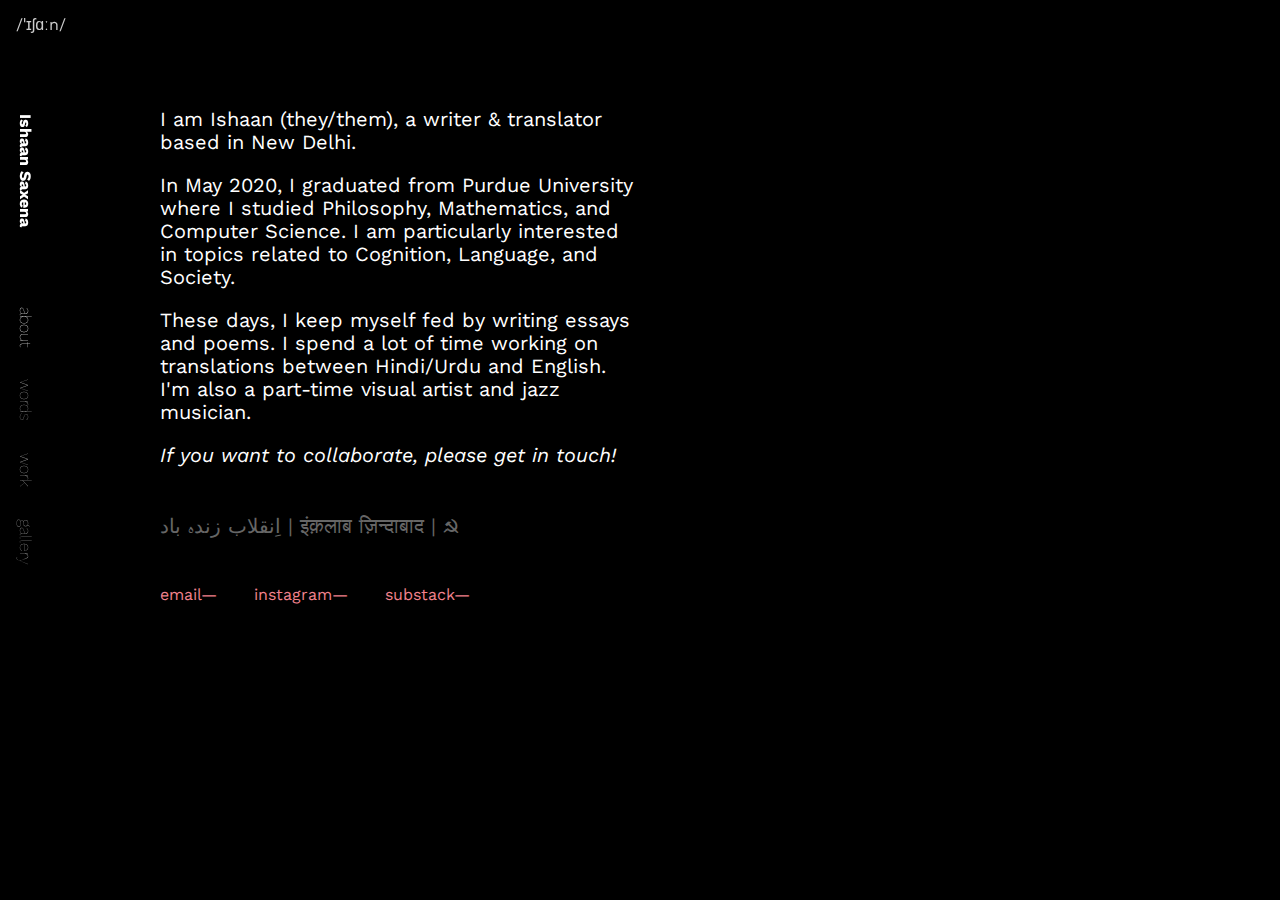
<file: index.html>
<!doctype html>
<html lang="en">
<head>
    <meta charset="utf-8">
    <title>Ishaan Saxena</title>
    <meta name="description" content="Work and musings of Ishaan, a lover of math, music, meta, and talking about himself in third person.">
    <meta name="author" content="Ishaan Saxena">
    <meta name="viewport" content="width=device-width, initial-scale=1">
    <link rel="stylesheet" href="styles/normalize.css">
    <link rel="stylesheet" href="styles/main.css">
    <!-- Global site tag (gtag.js) - Google Analytics -->
    <script async src="https://www.googletagmanager.com/gtag/js?id=UA-172340804-1"></script>
    <script>
        window.dataLayer = window.dataLayer || [];
        function gtag() { dataLayer.push(arguments); }
        gtag('js', new Date());
        gtag('config', 'UA-172340804-1');
    </script>
</head>
<body>
    <div class="container">
        <div class="nav">
            <a href="index.html" class="emblem">/ˈɪʃɑːn/</a>
            <div class="title">
                <h1>Ishaan Saxena</h1>
            </div>
            <a class="nav-item active" href="index.html">About</a>
            <a class="nav-item" href="words.html">Words</a>
            <a class="nav-item" href="work.html">Work</a>
            <a class="nav-item" href="https://www.instagram.com/ishaansaxena_/" target="_blank">Gallery</a>
        </div>
        <section class="content about">
            <p>
                I am Ishaan (they/them), a writer &amp; translator based in New Delhi.
            </p>
            <p>
                In May 2020, I graduated from Purdue University where I studied Philosophy, Mathematics, and Computer Science. 
                I am particularly interested in topics related to Cognition, Language, and Society. 
            </p>
            <p>
                These days, I keep myself fed by writing essays and poems. I spend a lot of time working on 
                translations between Hindi/Urdu and English. I'm also a part-time visual artist and jazz musician.
            </p>
            <p>    
                <em>If you want to collaborate, please get in touch!</em>
            </p>
            <p class="revolution">اِنقلاب زندہ باد 	&#124; इंक़लाब ज़िन्दाबाद &#124; &#x262D;</p>
            <a target="blank" href="mailto:ishaansaxena98@gmail.com" class='about-link'>email&mdash;</a>
            <a target="blank" href="https://www.instagram.com/ishaansaxena_/" class='about-link'>instagram&mdash;</a>
            <a target="blank" href="https://20twentythree.substack.com/" class='about-link'>substack&mdash;</a>
        </section>
    </div>
</body>
</html>
</file>
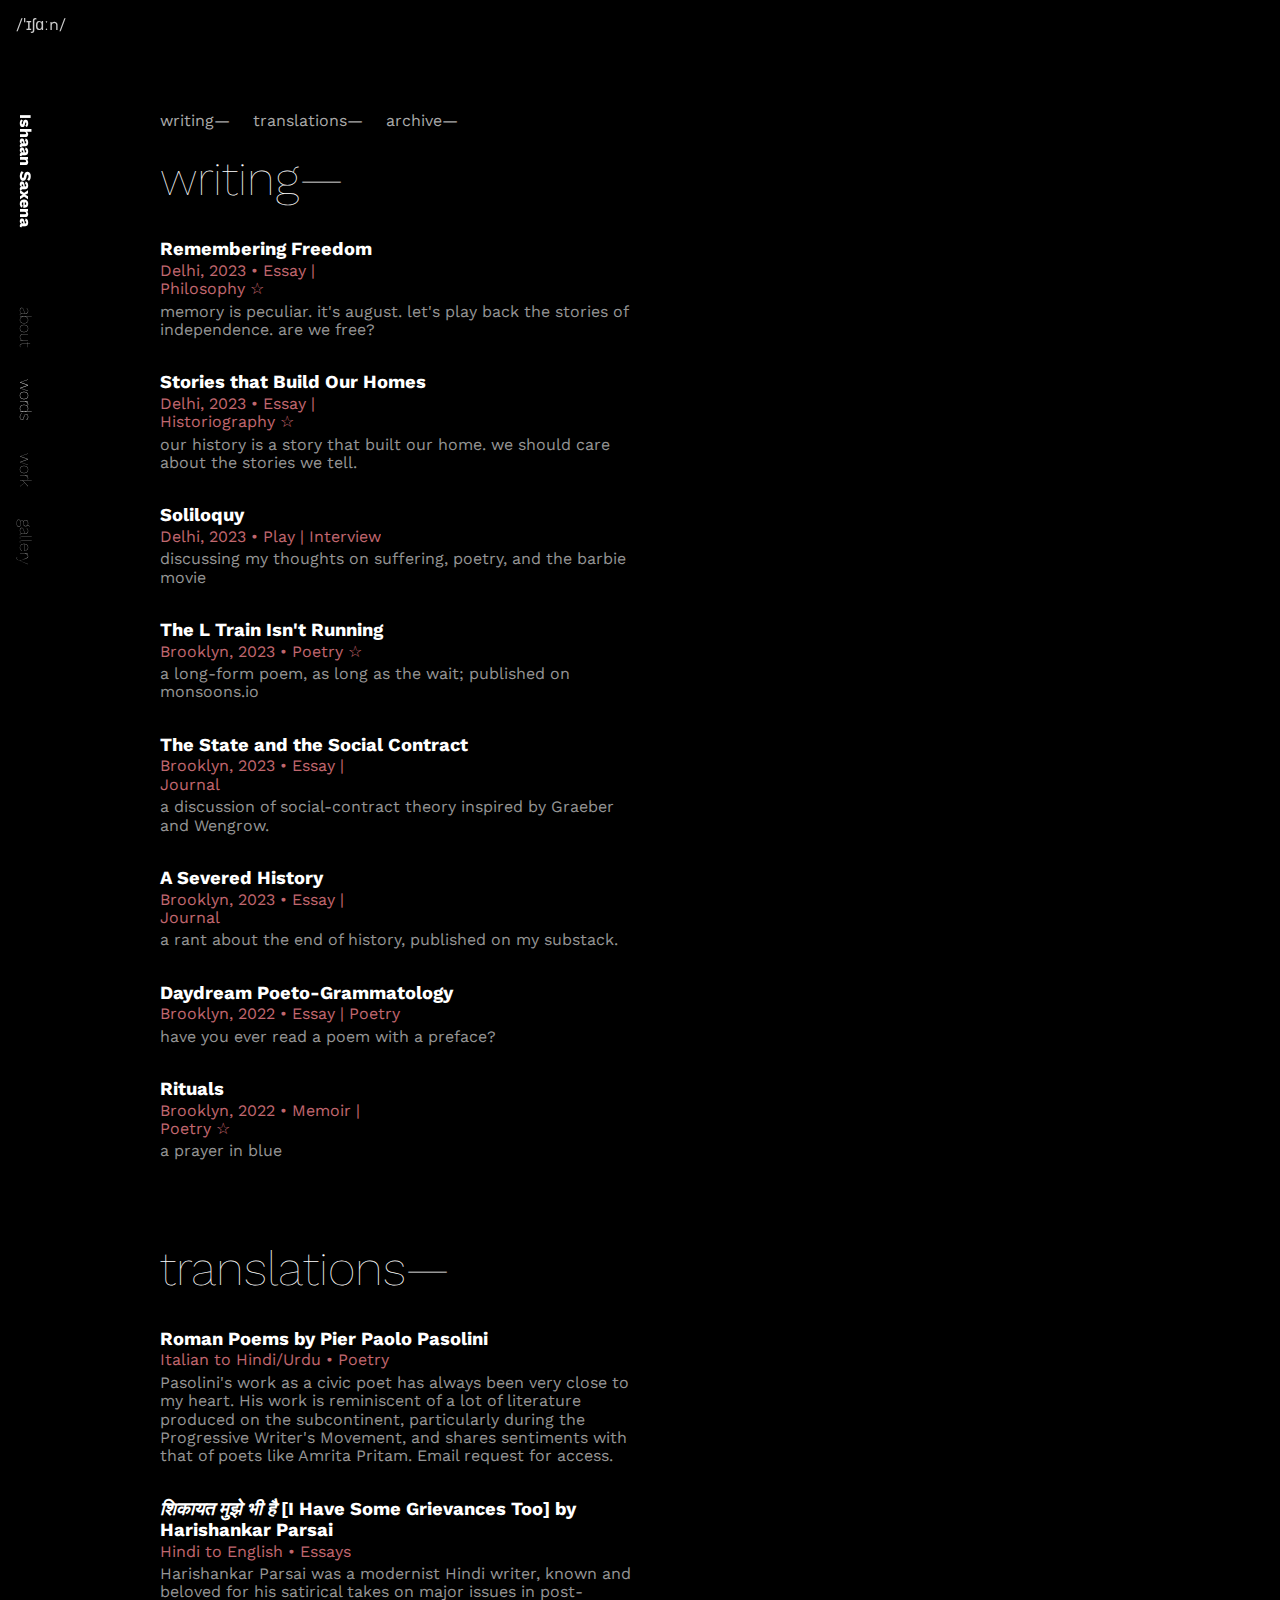
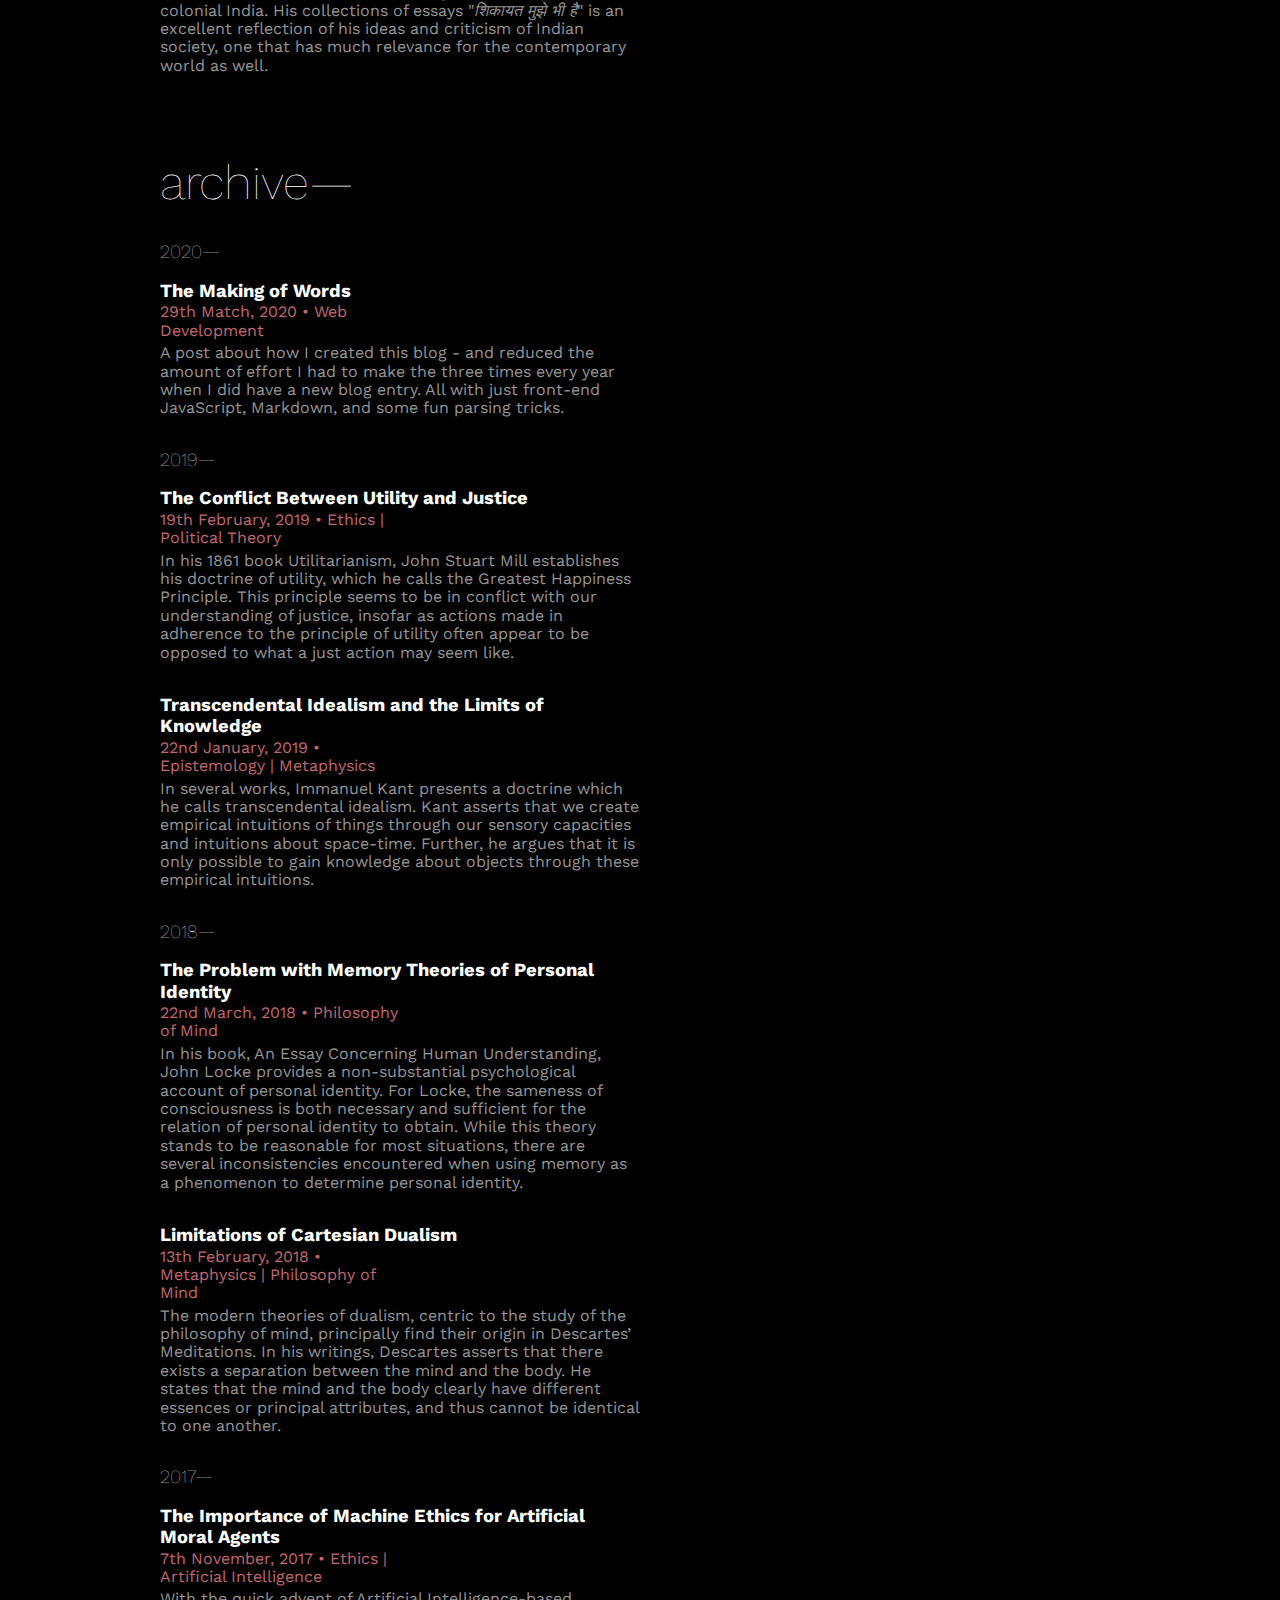
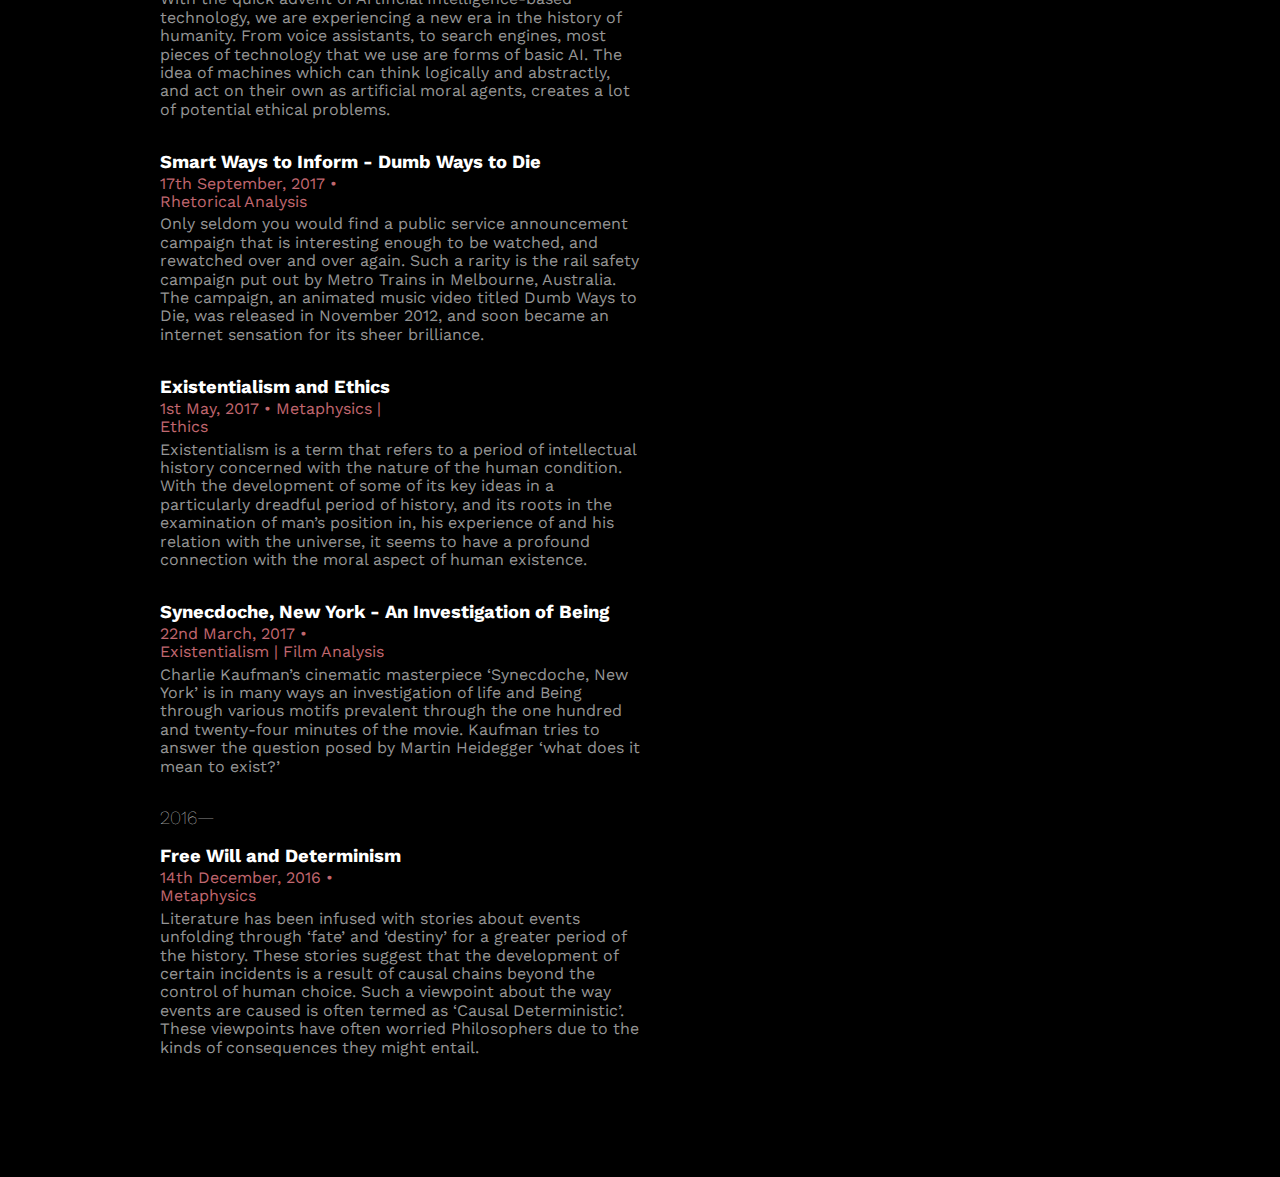
<file: words.html>
<!doctype html>
<html lang="en">
<head>
    <meta charset="utf-8">
    <title>Ishaan Saxena</title>
    <meta name="description" content="Work and musings of Ishaan, a lover of math, music, meta, and talking about himself in third person.">
    <meta name="viewport" content="width=device-width, initial-scale=1">
    <meta name="author" content="Ishaan Saxena">
    <link rel="stylesheet" href="styles/normalize.css">
    <link rel="stylesheet" href="styles/main.css">
    <!-- Global site tag (gtag.js) - Google Analytics -->
    <script async src="https://www.googletagmanager.com/gtag/js?id=UA-172340804-1"></script>
    <script>
        window.dataLayer = window.dataLayer || [];
        function gtag() { dataLayer.push(arguments); }
        gtag('js', new Date());
        gtag('config', 'UA-172340804-1');
    </script>
</head>
<body>
    <div class="container">
        <div class="nav">
            <a href="index.html" class="emblem">/ˈɪʃɑːn/</a>
            <div class="title">
                <h1>Ishaan Saxena</h1>
            </div>
            <a class="nav-item" href="index.html">About</a>
            <a class="nav-item active" href="words.html">Words</a>
            <a class="nav-item" href="work.html">Work</a>
            <a class="nav-item" href="https://www.instagram.com/ishaansaxena_/" target="_blank">Gallery</a>
        </div>
        <section class="content work">
            <div class="section">
                <p>
                    <a class="work-link" href="#writing">writing&mdash;</a> 
                    <a class="work-link" href="#translations">translations&mdash;</a> 
                    <a class="work-link" href="#archive">archive&mdash;</a>
                </p>
                <h2 class="small-margin" id="writing">writing&mdash;</h2>
                <a class="subsection" target="blank" href="https://drive.google.com/file/d/1r1S6rhocpB6o3GmPjteYu39gQpnlgcm0/view?usp=drive_link">
                    <h4 class="title">
                        Remembering Freedom
                    </h4>
                    <p class="date">
                        Delhi, 2023 &bull; Essay | Philosophy &#9734;
                    </p>
                    <p class="desc">
                        memory is peculiar. it's august. let's play back the stories of independence. are we free?
                    </p>
                </a>
                <a class="subsection" target="blank" href="https://drive.google.com/file/d/1d72ChDQ7XSd_FkWUxKnWkYeYdRatnhJA/view?usp=drive_link">
                    <h4 class="title">
                        Stories that Build Our Homes
                    </h4>
                    <p class="date">
                        Delhi, 2023 &bull; Essay | Historiography &#9734;
                    </p>
                    <p class="desc">
                        our history is a story that built our home. we should care about the stories we tell.
                    </p>
                </a>
                <a class="subsection" target="blank" href="https://docs.google.com/document/d/13KayXLtzCcArBbr45LDd61xPTEYYLBxEL0JxE_-0-Gg/edit?usp=sharing">
                    <h4 class="title">
                        Soliloquy
                    </h4>
                    <p class="date">
                        Delhi, 2023 &bull; Play | Interview
                    </p>
                    <p class="desc">
                        discussing my thoughts on suffering, poetry, and the barbie movie
                    </p>
                </a>
                <a class="subsection" target="blank" href="https://drive.google.com/file/d/1lGXia4FAtuW2pcBj99zYmgCXiG2Tj0I9/view?usp=drive_link">
                    <h4 class="title">
                        The L Train Isn't Running
                    </h4>
                    <p class="date">
                        Brooklyn, 2023 &bull; Poetry &#9734;
                    </p>
                    <p class="desc">
                        a long-form poem, as long as the wait; published on monsoons.io
                    </p>
                </a>
                <a class="subsection" target="blank" href="https://20twentythree.substack.com/p/week-19-may-07-13">
                    <h4 class="title">
                        The State and the Social Contract
                    </h4>
                    <p class="date">
                        Brooklyn, 2023 &bull; Essay | Journal
                    </p>
                    <p class="desc">
                        a discussion of social-contract theory inspired by Graeber and Wengrow.
                    </p>
                </a>
                <a class="subsection" target="blank" href="https://20twentythree.substack.com/p/week-12-march-19-25">
                    <h4 class="title">
                        A Severed History
                    </h4>
                    <p class="date">
                        Brooklyn, 2023 &bull; Essay | Journal
                    </p>
                    <p class="desc">
                        a rant about the end of history, published on my substack.
                    </p>
                </a>
                <a class="subsection" target="blank" href="https://docs.google.com/document/d/1iPkZCjs0rFEPI6_5doEaM53tPKAaYj2OR0BqzzuypXA/edit">
                    <h4 class="title">
                        Daydream Poeto-Grammatology
                    </h4>
                    <p class="date">
                        Brooklyn, 2022 &bull; Essay | Poetry
                    </p>
                    <p class="desc">
                        have you ever read a poem with a preface?
                    </p>
                </a>
                <a class="subsection" target="blank" href="https://drive.google.com/file/d/1x5nXKKEeBS9ABe1imIU3b8PzsDPBUrdM/view">
                    <h4 class="title">
                        Rituals
                    </h4>
                    <p class="date">
                        Brooklyn, 2022 &bull; Memoir | Poetry &#9734;
                    </p>
                    <p class="desc">
                        a prayer in blue
                    </p>
                </a>
            </div>
            <div class="section">
                <h2 id="translations">translations&mdash;</h2>
                <a class="subsection" target="blank" href="#">
                    <h4 class="title">
                        Roman Poems by Pier Paolo Pasolini
                    </h4>
                    <p class="date">
                        Italian to Hindi/Urdu &bull; Poetry
                    </p>
                    <p class="desc">
                        Pasolini's work as a civic poet has always been very close to my heart. 
                        His work is reminiscent of a lot of literature produced on the subcontinent, 
                        particularly during the Progressive Writer's Movement, and shares sentiments 
                        with that of poets like Amrita Pritam. Email request for access.
                    </p>
                </a>
                <a class="subsection" target="blank" href="#">
                    <h4 class="title">
                        <em>शिकायत मुझे भी है</em> [I Have Some Grievances Too] by Harishankar Parsai
                    </h4>
                    <p class="date">
                        Hindi to English &bull; Essays
                    </p>
                    <p class="desc">
                        Harishankar Parsai was a modernist Hindi writer, known and beloved for his 
                        satirical takes on major issues in post-colonial India. His collections of essays 
                        "<em>शिकायत मुझे भी है</em>" is an excellent reflection of his ideas and criticism of 
                        Indian society, one that has much relevance for the contemporary world as well.
                    </p>
                </a>
                
            </div>
            <div class="section">
                <h2 id="archive">archive&mdash;</h2>
                <h3 id="2017">2020&mdash;</h3>
                <a class="subsection" target="blank" href="/blog.html?q=blog.md">
                    <h4 class="title">
                        The Making of Words
                    </h4>
                    <p class="date">
                        29th Match, 2020 &bull; Web Development
                    </p>
                    <p class="desc">
                        A post about how I created this blog - and reduced the amount of effort I had to make the three
                        times every year
                        when I did have a new blog entry. All with just front-end JavaScript, Markdown, and some fun parsing
                        tricks.
                    </p>
                </a>
                <h3 id="2017">2019&mdash;</h3>
                <a class="subsection" target="blank" href="/blog.html?q=utility.md">
                    <h4 class="title">
                        The Conflict Between Utility and Justice
                    </h4>
                    <p class="date">
                        19th February, 2019 &bull; Ethics | Political Theory
                    </p>
                    <p class="desc">
                        In his 1861 book Utilitarianism, John Stuart Mill establishes his doctrine of utility, which he
                        calls the Greatest Happiness Principle. This principle seems to be in conflict with our
                        understanding of justice, insofar as actions made in adherence to the principle of utility often
                        appear to be opposed to what a just action may seem like.
                    </p>
                </a>
                <a class="subsection" target="blank" href="/blog.html?q=transcendental_idealism.md">
                    <h4 class="title">
                        Transcendental Idealism and the Limits of Knowledge
                    </h4>
                    <p class="date">
                        22nd January, 2019 &bull; Epistemology | Metaphysics
                    </p>
                    <p class="desc">
                        In several works, Immanuel Kant presents a doctrine which he calls transcendental idealism. Kant
                        asserts that we create empirical intuitions of things through our sensory capacities and intuitions
                        about space-time. Further, he argues that it is only possible to gain knowledge about objects
                        through these empirical intuitions.
                    </p>
                </a>
                <h3 id="2017">2018&mdash;</h3>
                <a class="subsection" target="blank" href="/blog.html?q=personal_identity.md">
                    <h4 class="title">
                        The Problem with Memory Theories of Personal Identity
                    </h4>
                    <p class="date">
                        22nd March, 2018 &bull; Philosophy of Mind
                    </p>
                    <p class="desc">
                        In his book, An Essay Concerning Human Understanding, John Locke provides a non-substantial
                        psychological account of personal identity. For Locke, the sameness of consciousness is both
                        necessary and sufficient for the relation of personal identity to obtain. While this theory stands
                        to be reasonable for most situations, there are several inconsistencies encountered when using
                        memory as a phenomenon to determine personal identity.
                    </p>
                </a>
                <a class="subsection" target="blank" href="/blog.html?q=dualism.md">
                    <h4 class="title">
                        Limitations of Cartesian Dualism
                    </h4>
                    <p class="date">
                        13th February, 2018 &bull; Metaphysics | Philosophy of Mind
                    </p>
                    <p class="desc">
                        The modern theories of dualism, centric to the study of the philosophy of mind, principally find
                        their origin in Descartes’ Meditations. In his writings, Descartes asserts that there exists a
                        separation between the mind and the body. He states that the mind and the body clearly have
                        different essences or principal attributes, and thus cannot be identical to one another.
                    </p>
                </a>
                <h3 id="2017">2017&mdash;</h3>
                <a class="subsection" target="blank" href="/assets/files/The Importance of Machine Ethics for AMAs.pdf">
                    <h4 class="title">
                        The Importance of Machine Ethics for Artificial Moral Agents
                    </h4>
                    <p class="date">
                        7th November, 2017 &bull; Ethics | Artificial Intelligence
                    </p>
                    <p class="desc">
                        With the quick advent of Artificial Intelligence-based technology, we are experiencing a new era in
                        the history of humanity. From voice assistants, to search engines, most pieces of technology that we
                        use are forms of basic AI. The idea of machines which can think logically and abstractly, and act on
                        their own as artificial moral agents, creates a lot of potential ethical problems.
                    </p>
                </a>
                <a class="subsection" target="blank" href="/blog.html?q=smart_ways_to_inform.md">
                    <h4 class="title">
                        Smart Ways to Inform - Dumb Ways to Die
                    </h4>
                    <p class="date">
                        17th September, 2017 &bull; Rhetorical Analysis
                    </p>
                    <p class="desc">
                        Only seldom you would find a public service announcement campaign that is interesting enough to be
                        watched, and rewatched over and over again. Such a rarity is the rail safety campaign put out by
                        Metro Trains in Melbourne, Australia. The campaign, an animated music video titled Dumb Ways to Die,
                        was released in November 2012, and soon became an internet sensation for its sheer brilliance.
                    </p>
                </a>
                <a class="subsection" target="blank" href="/blog.html?q=existentialism_and_ethics.md">
                    <h4 class="title">
                        Existentialism and Ethics
                    </h4>
                    <p class="date">
                        1st May, 2017 &bull; Metaphysics | Ethics
                    </p>
                    <p class="desc">
                        Existentialism is a term that refers to a period of intellectual history concerned with the nature
                        of the human condition. With the development of some of its key ideas in a particularly dreadful
                        period of history, and its roots in the examination of man’s position in, his experience of and his
                        relation with the universe, it seems to have a profound connection with the moral aspect of human
                        existence.
                    </p>
                </a>
                <a class="subsection" target="blank"
                    href="/assets/files/Synecdoche, New York - An Investigation of Being.pdf">
                    <h4 class="title">
                        Synecdoche, New York - An Investigation of Being
                    </h4>
                    <p class="date">
                        22nd March, 2017 &bull; Existentialism | Film Analysis
                    </p>
                    <p class="desc">
                        Charlie Kaufman’s cinematic masterpiece ‘Synecdoche, New York’ is in many ways an investigation of
                        life and Being through various motifs prevalent through the one hundred and twenty-four minutes of
                        the movie. Kaufman tries to answer the question posed by Martin Heidegger ‘what does it mean to
                        exist?’
                    </p>
                </a>
                <h3 id="2016">2016&mdash;</h3>
                <a class="subsection" target="blank" href="/blog.html?q=freewill.md">
                    <h4 class="title">
                        Free Will and Determinism
                    </h4>
                    <p class="date">
                        14th December, 2016 &bull; Metaphysics
                    </p>
                    <p class="desc">
                        Literature has been infused with stories about events unfolding through ‘fate’ and ‘destiny’ for a
                        greater period of the history. These stories suggest that the development of certain incidents is a
                        result of causal chains beyond the control of human choice. Such a viewpoint about the way events
                        are caused is often termed as ‘Causal Deterministic’. These viewpoints have often worried
                        Philosophers due to the kinds of consequences they might entail.
                    </p>
                </a>
            </div>
        </section>
    </div>
</body>
</html>
</file>
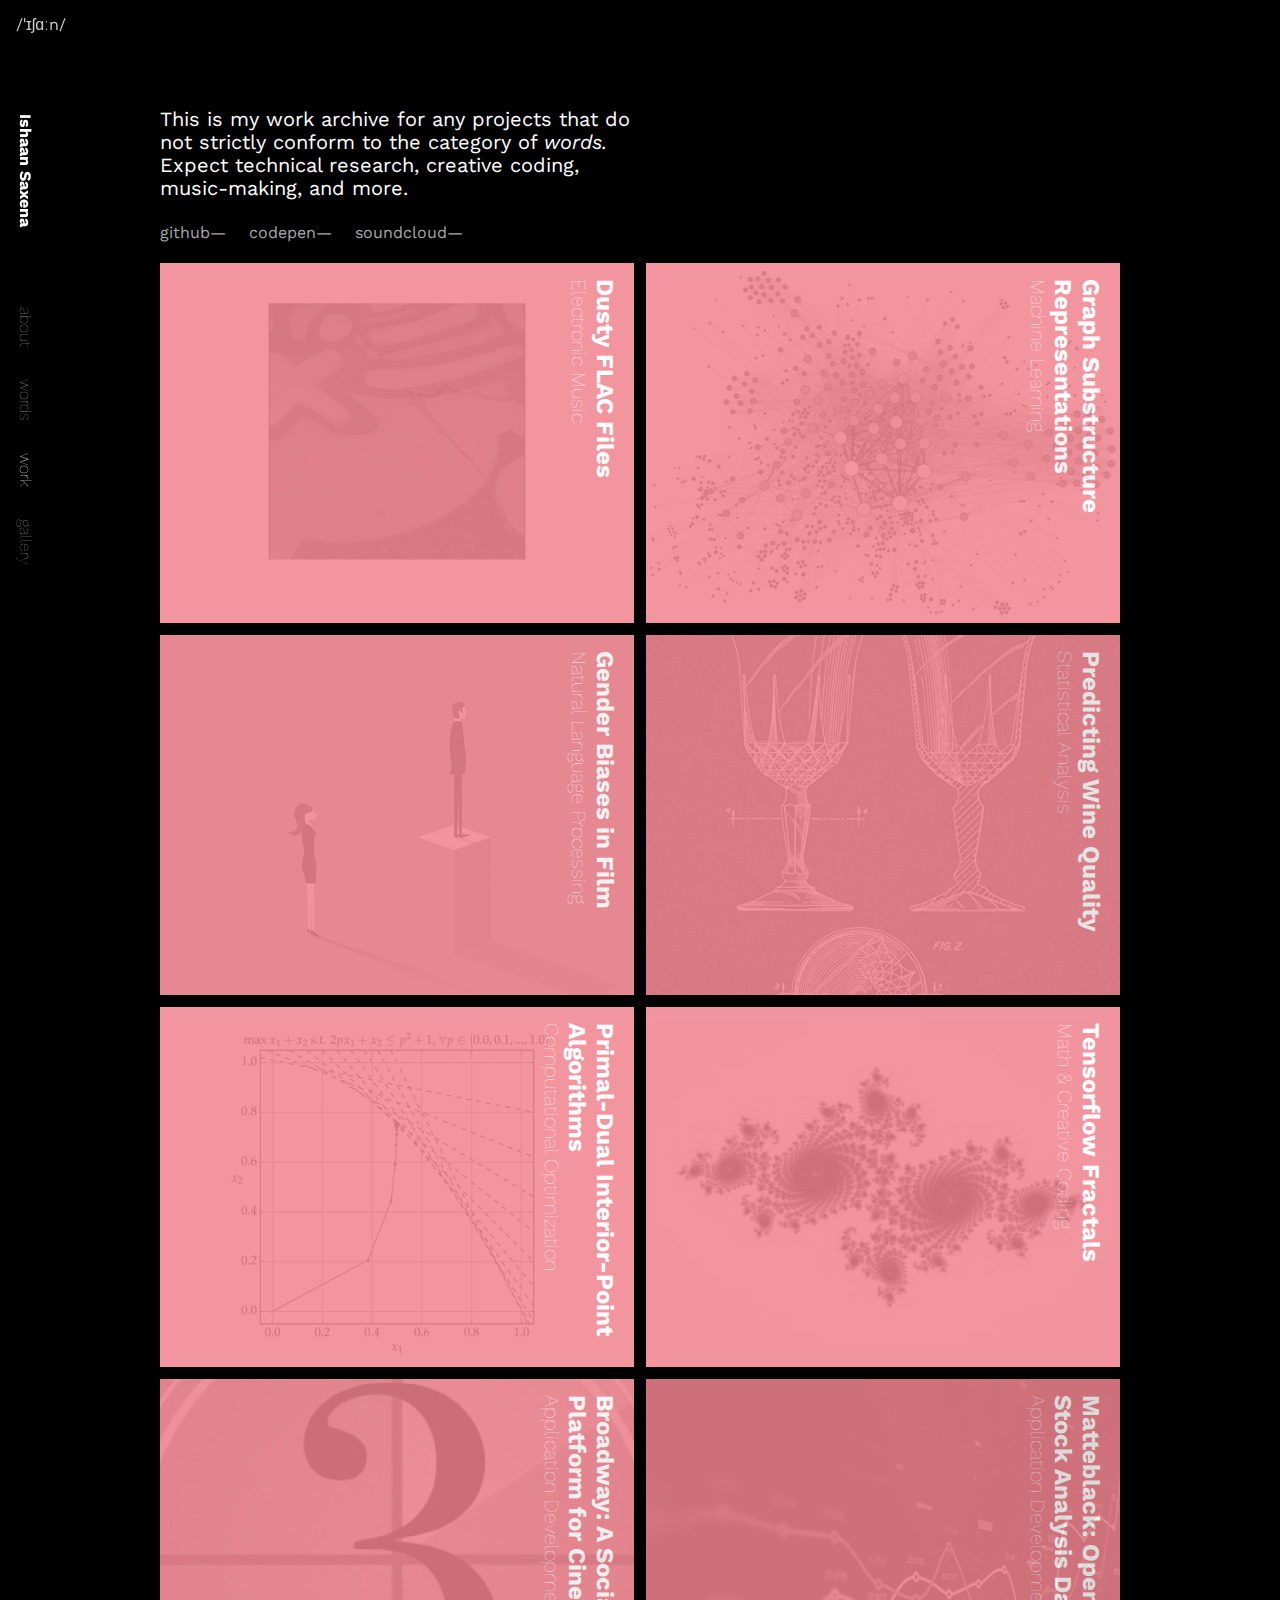
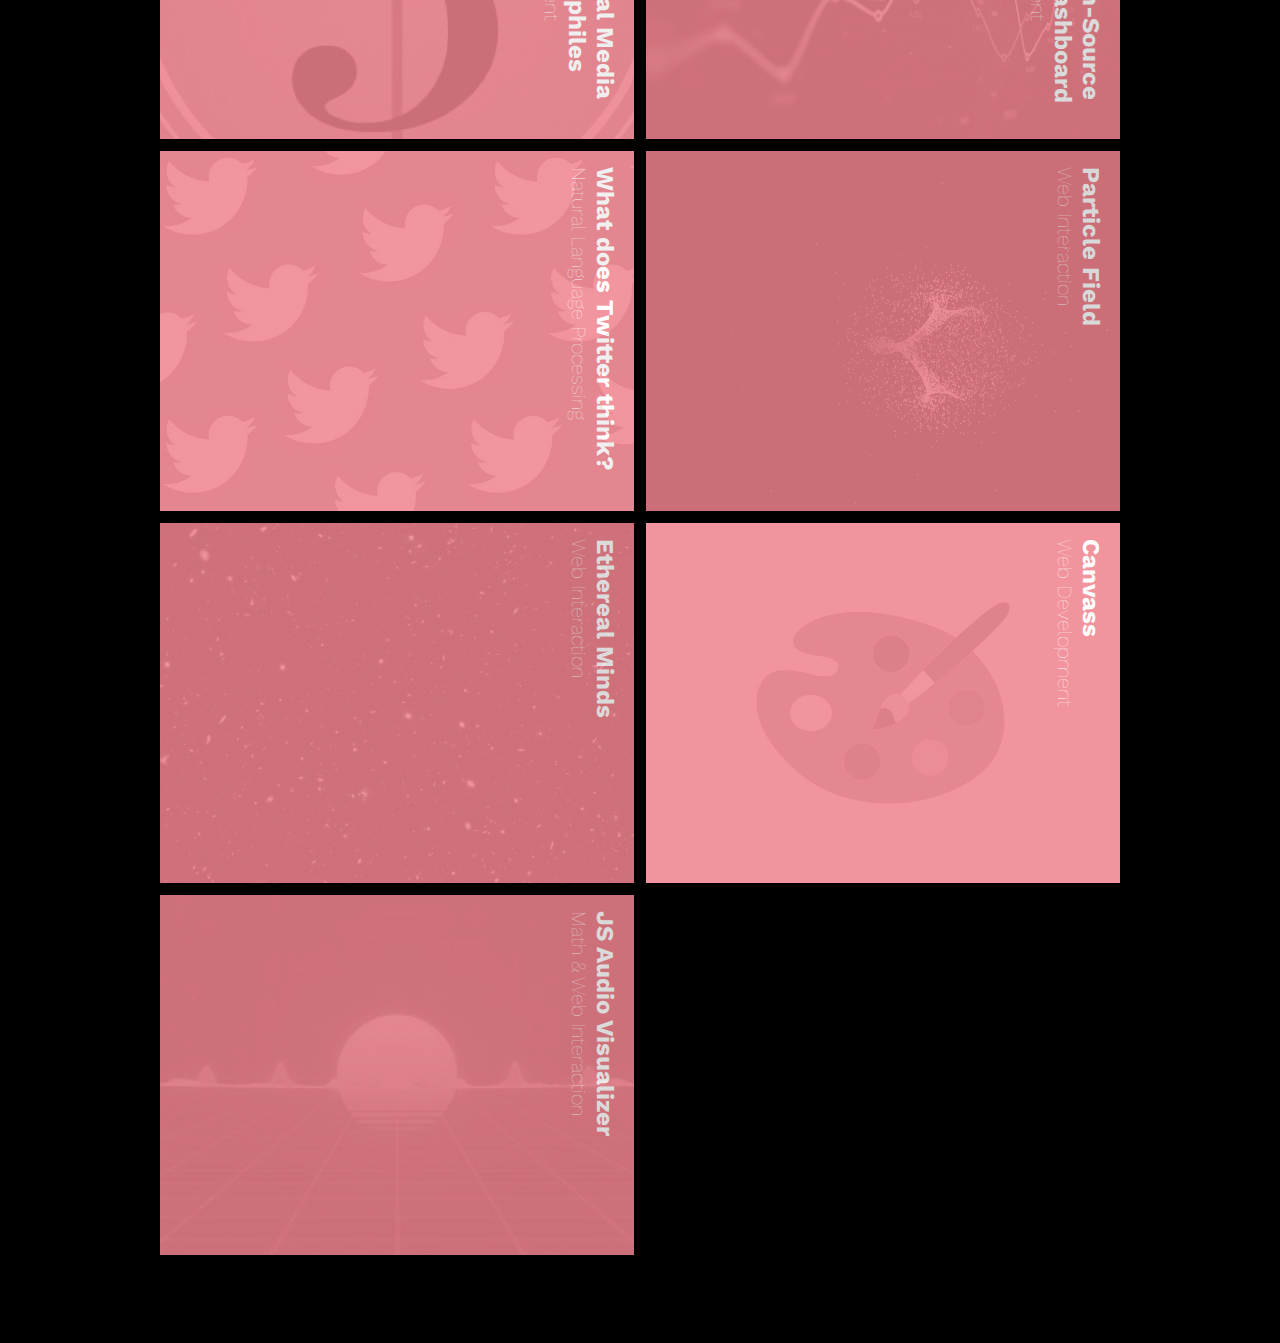
<file: work.html>
<!doctype html>
<html lang="en">
<head>
    <meta charset="utf-8">
    <title>Ishaan Saxena</title>
    <meta name="description" content="Work and musings of Ishaan, a lover of math, music, meta, and talking about himself in third person.">
    <meta name="author" content="Ishaan Saxena">
    <meta name="viewport" content="width=device-width, initial-scale=1">
    <link rel="stylesheet" href="styles/normalize.css">
    <link rel="stylesheet" href="styles/main.css">
    <!-- Global site tag (gtag.js) - Google Analytics -->
    <script async src="https://www.googletagmanager.com/gtag/js?id=UA-172340804-1"></script>
    <script>
        window.dataLayer = window.dataLayer || [];
        function gtag() { dataLayer.push(arguments); }
        gtag('js', new Date());
        gtag('config', 'UA-172340804-1');
    </script>
</head>
<body>
    <div class="container">
        <div class="nav">
            <a href="index.html" class="emblem">/ˈɪʃɑːn/</a>
            <div class="title">
                <h1>Ishaan Saxena</h1>
            </div>
            <a class="nav-item" href="index.html">About</a>
            <a class="nav-item" href="words.html">Words</a>
            <a class="nav-item active" href="work.html">Work</a>
            <a class="nav-item" href="https://www.instagram.com/ishaansaxena_/" target="_blank">Gallery</a>
        </div>
        <section class="content work">
            <p>
                This is my work archive for any projects that do not strictly conform to the category of <em>words.</em>
                Expect technical research, creative coding, music-making, and more.
            </p>
            <p>
                <a class="work-link" href="https://www.github.com/ishaansaxena">github&mdash;</a> 
                <a class="work-link" href="https://codepen.io/ishaansaxena/">codepen&mdash;</a> 
                <a class="work-link" href="https://soundcloud.com/g_litch">soundcloud&mdash;</a>
            </p>
            <div class="grid">
                <a class="grid-item" target="blank" href="https://open.spotify.com/album/15gojFX3tbSaOybaaDjJVd?si=Viy0colcRzGDgtwm_TdUhw">
                    <div class="info">
                        <h2 class="title">
                            Dusty FLAC Files
                        </h2>
                        <p class="desc">
                            Electronic Music
                        </p>
                        <p class="desc desc-long">
                            In 2018, I was obsessed with drum machines and arpeggiators and Richard Linklater. Art derives from obsessions. On sleepless nights in my college bedroom, I made some music and put it on SoundCloud.
                            It was a concept album but I forget what the concept was. It is electronic music, but really it's quite genrequeer. Experimental even. Y'allah.
                            Out now on all platforms.
                        </p>
                    </div>
                    <img src="images/work/doors.png">
                </a>
                <a class="grid-item" target="blank" href="https://github.com/ishaansaxena/Equivalence">
                    <div class="info">
                        <h2 class="title">
                            Graph Substructure Representations
                        </h2>
                        <p class="desc">
                            Machine Learning
                        </p>
                        <p class="desc desc-long">
                            An extension to the work done by Srinivasan and Ribeiro (2020) on the equivalence between node embeddings and structural representations. 
                        </p>
                    </div>
                    <img src="images/work/graph.png">
                </a>
                <a class="grid-item" target="blank" href="https://github.com/ishaansaxena/FilmCharacterRelationships/">
                    <div class="info">
                        <h2 class="title">
                            Gender Biases in Film
                        </h2>
                        <p class="desc">
                            Natural Language Processing
                        </p>
                        <p class="desc desc-long">
                            Using the connotation frames of power and agency introduced by Maarten Sap et al (2017) we study power and agency differentials in dyadic relationships in film to identify bias in the portrayal of characters.
                        </p>
                    </div>
                    <img src="images/work/gender.jpeg"/>
                </a>
                <a class="grid-item" target="blank" href="assets/files/winequality.pdf">
                    <div class="info">
                        <h2 class="title">
                            Predicting Wine Quality
                        </h2>
                        <p class="desc">
                            Statistical Analysis
                        </p>
                        <p class="desc desc-long">
                            We study the association between physicochemical features of a wine with the subjective markers of wine quality. Essentially, we wish to determine physicochemical characterestics which may help manufacture better wine.
                        </p>
                    </div>
                    <img src="images/work/wine.jpg"/>
                </a>
                <a class="grid-item" target="blank" href="assets/files/pdip.pdf">
                    <div class="info">
                        <h2 class="title">
                            Primal-Dual Interior-Point Algorithms
                        </h2>
                        <p class="desc">
                            Computational Optimization
                        </p>
                        <p class="desc desc-long">
                            A survey of path-following primal-dual interior point methods for CS 52000: Computational Methods in Optimization at Purdue University.
                        </p>
                    </div>
                    <img src="images/work/interior.png"/>
                </a>
                <a class="grid-item" target="blank" href="https://github.com/ishaansaxena/TensorflowFractals">
                    <div class="info">
                        <h2 class="title">
                            Tensorflow Fractals
                        </h2>
                        <p class="desc">
                            Math &amp; Creative Coding
                        </p>
                        <p class="desc desc-long">
                            Uses tensorflow with iterative functions to create fractal images and animations. The iterative functions characterize the fractal patterns, such as the Julia or Mandelbrot sets.
                        </p>
                    </div>
                    <img src="images/work/julia.jpeg" />
                </a>
                <a class="grid-item" target="blank" href="https://github.com/ishaansaxena/Broadway">
                    <div class="info">
                        <h2 class="title">
                            Broadway: A Social Media Platform for Cinephiles
                        </h2>
                        <p class="desc">
                            Application Development
                        </p>
                        <p class="desc desc-long">
                            A social networking application which allows users to bond through movies, and get suggestions from your friends and state-of-the-art ML algorithms.
                        </p>
                    </div>
                    <img src="images/work/cinema.jpeg" />
                </a>
                <a class="grid-item" target="blank" href="https://github.com/ishaansaxena/MatteBlack">
                    <div class="info">
                        <h2 class="title">
                            Matteblack: Open-Source Stock Analysis Dashboard
                        </h2>
                        <p class="desc">
                            Application Development
                        </p>
                        <p class="desc desc-long">
                            A Django-based stock analysis tool using the Python AlphaVantage API Wrapper. Integrates advanced stock analytics tools into this open-source dashboard.
                        </p>
                    </div>
                    <img src="images/work/stock.jpeg" />
                </a>
                <a class="grid-item" target="blank" href="#">
                    <div class="info">
                        <h2 class="title">
                            What does Twitter think?
                        </h2>
                        <p class="desc">
                            Natural Language Processing
                        </p>
                        <p class="desc desc-long">
                            Sentiment analysis on several tweets with the intention of creating analysis and art. Work in progress.
                        </p>
                    </div>
                    <img src="images/work/tweet.jpeg" />
                </a>
                <a class="grid-item" target="blank" href="https://github.com/ishaansaxena/ParticleField">
                    <div class="info">
                        <h2 class="title">
                            Particle Field
                        </h2>
                        <p class="desc">
                            Web Interaction
                        </p>
                        <p class="desc desc-long">
                            An Interactive n-Body Simulation in JS. Click to change source of the force. A part of a series of live coding tutorials I hosted on Twitch.
                        </p>
                    </div>
                    <img src="images/work/particle.png" />
                </a>
                <a class="grid-item" target="blank" href="https://ishaansaxena.github.io/EtherealMinds/">
                    <div class="info">
                        <h2 class="title">
                            Ethereal Minds
                        </h2>
                        <p class="desc">
                            Web Interaction
                        </p>
                        <p class="desc desc-long">
                            A small JS experiment intended to teach the usage of event loops and mouse positioning. A part of a series of live coding tutorials I hosted on Twitch.
                        </p>
                    </div>
                    <img src="images/work/minds.png" />
                </a>
                <a class="grid-item" target="blank" href="https://github.com/ishaansaxena/CanvassPaintApp">
                    <div class="info">
                        <h2 class="title">
                            Canvass
                        </h2>
                        <p class="desc">
                            Web Development
                        </p>
                        <p class="desc desc-long">
                            A web based canvass for note taking, painting, and more. A part of a series of live coding tutorials I hosted on Twitch.
                        </p>
                    </div>
                    <img src="images/work/canvas.jpeg" />
                </a>
                <a class="grid-item" target="blank" href="#">
                    <div class="info">
                        <h2 class="title">
                            JS Audio Visualizer
                        </h2>
                        <p class="desc">
                            Math &amp; Web Interaction
                        </p>
                        <p class="desc desc-long">
                            A JS Web Audio API experiment wherein I visualize the frequency distribution of songs/microphone input via FFT. A part of a series of live coding tutorials I hosted on Twitch.
                        </p>
                    </div>
                    <img src="images/work/fft.jpeg" />
                </a>
            </div>
        </section>
    </div>
</body>
</html>
</file>
<file: styles/main.css>
@import url("https://fonts.googleapis.com/css2?family=Jost:ital,wght@0,100;0,200;0,300;0,400;0,500;0,600;0,700;0,800;0,900;1,100;1,200;1,300;1,400;1,500;1,600;1,700;1,800;1,900&display=swap");
@import url("https://fonts.googleapis.com/css2?family=Average");
@import url("https://fonts.googleapis.com/css2?family=Work+Sans:wght@100;300&display=swap");
@import url("https://fonts.googleapis.com/css2?family=Amiri&display=swap");
::-moz-selection {
  background: #f1828d;
}
::selection {
  background: #f1828d;
}

::-moz-selection {
  background: #f1828d;
}

html {
  background: black;
  height: 100%;
}

body {
  width: 100%;
  background: black;
  color: white;
  overflow-x: hidden;
}

a {
  text-decoration: underline;
  color: #aaa;
}
a:hover {
  color: white;
}

.revolution {
  margin: 3rem 0 0 0;
  color: #666;
}

.light-text {
  color: #ddd;
}

.container {
  width: 100%;
}

.nav {
  display: block;
  position: fixed;
  padding: 1rem;
  height: 100%;
  font-family: "Work Sans", sans-serif;
}
.nav .emblem {
  text-align: center;
  color: #ccc;
  text-decoration: none;
}
.nav .title {
  margin: 5rem 0;
  writing-mode: vertical-lr;
  text-orientation: sideways;
  font-weight: 300;
}
.nav .title h1 {
  margin: 0;
  font-size: 1rem;
}
.nav .nav-item {
  display: block;
  margin: 2rem 0;
  writing-mode: vertical-lr;
  text-orientation: sideways;
  text-decoration: none;
  text-transform: lowercase;
  font-weight: 100;
  color: #aaa;
}
.nav .nav-item:hover {
  color: white;
}
.nav .nav-item.active {
  color: white;
}

.content {
  width: auto;
  padding: 5.5rem 10rem;
  font-family: "Work Sans", sans-serif;
}
@media (max-width: 800px) {
  .content {
    padding: 5.5rem 7rem;
  }
}
@media (max-width: 600px) {
  .content {
    padding: 5.5rem 2rem 2rem 4rem;
  }
}
.content p {
  width: 50%;
  font-size: 1.25rem;
}
@media (max-width: 1200px) {
  .content p {
    width: 75%;
  }
}
@media (max-width: 800px) {
  .content p {
    width: 100%;
  }
}
.content .about-link {
  display: inline-block;
  margin: 3rem 2rem 0 0;
  font-size: 1rem;
  text-decoration: none;
  color: #f1828d;
}
@media (max-width: 800px) {
  .content .about-link {
    margin: 3rem 0.5rem 0 0;
  }
}
.content .work-link {
  display: inline-block;
  margin: 0 1rem 0 0;
  font-size: 1rem;
  text-decoration: none;
}
@media (max-width: 800px) {
  .content .work-link {
    margin: 0 0.5rem 0 0;
  }
}
.content .section h2, .content .section h3 {
  font-weight: 100;
}
.content .section h2 {
  font-size: 3rem;
  margin: 5rem 0 2rem 0;
}
.content .section h2.small-margin {
  margin: 0rem 0 2rem 0;
}
.content .section h3 {
  font-size: 1.25 rem;
  margin: 1rem 0 1rem 0;
}
.content .section .subsection {
  text-decoration: none;
  color: white;
  display: block;
  width: 50%;
  margin: 0 0 2rem 0;
}
@media (max-width: 1200px) {
  .content .section .subsection {
    width: 75%;
  }
}
@media (max-width: 800px) {
  .content .section .subsection {
    width: 100%;
  }
}
.content .section .subsection .title {
  margin: 0;
  font-size: 1.15rem;
  transition: all 0.25s ease;
}
.content .section .subsection .date {
  margin: 0.15rem 0 0 0;
  font-size: 1rem;
  color: #f1828d;
  transition: all 0.25s ease;
  opacity: 0.8;
}
.content .section .subsection .desc {
  font-size: 1rem;
  margin: 0.25rem 0 1rem 0;
  width: 100%;
  transition: all 0.25s ease;
  color: #bbb;
  opacity: 0.8;
}
.content .section .subsection:hover .title {
  transform: translateY(0.75rem);
}
.content .section .subsection:hover .date {
  transform: translateY(-0.5rem);
  opacity: 0;
}
.content .section .subsection:hover .desc {
  transform: translateY(-0.75rem);
  opacity: 1;
}
.content .grid {
  display: grid;
  grid-gap: 0.75rem;
  grid-template-columns: repeat(auto-fit, minmax(400px, 1fr));
}
@media (max-width: 1000px) {
  .content .grid {
    grid-template-columns: repeat(auto-fit, minmax(250px, 1fr));
  }
}
.content .grid .grid-item {
  display: block;
  position: relative;
  height: 360px;
  background: #f1828d;
  writing-mode: vertical-rl;
  text-orientation: sideways;
  text-decoration: none;
  color: white;
  -o-object-fit: cover;
     object-fit: cover;
}
.content .grid .grid-item .info {
  display: block;
  position: absolute;
  padding: 1rem;
}
.content .grid .grid-item .title {
  margin: 0;
}
.content .grid .grid-item .desc {
  margin: 0;
  font-weight: 100;
  width: auto;
}
.content .grid .grid-item .desc-long {
  margin: 1rem 4rem 0 1rem;
  font-weight: 300;
  opacity: 0;
  display: none;
}
.content .grid .grid-item .desc-long a {
  text-decoration: none;
  display: inline;
  position: relative;
}
.content .grid .grid-item img {
  width: 100%;
  height: 100%;
  -o-object-fit: cover;
     object-fit: cover;
  opacity: 0.15;
  filter: grayscale(100%);
}
.content .grid .grid-item:hover {
  writing-mode: horizontal-tb;
}
.content .grid .grid-item:hover .desc, .content .grid .grid-item:hover .title {
  opacity: 0;
  display: none;
}
.content .grid .grid-item:hover .desc-long {
  display: block;
  opacity: 1;
}
@media (max-width: 1000px) {
  .content .grid .grid-item {
    height: 240px;
  }
  .content .grid .grid-item .title {
    font-size: 1.25rem;
  }
  .content .grid .grid-item .desc {
    font-size: 1rem;
  }
  .content .grid .grid-item .desc-long {
    margin: 0;
  }
}/*# sourceMappingURL=main.css.map */
</file>
